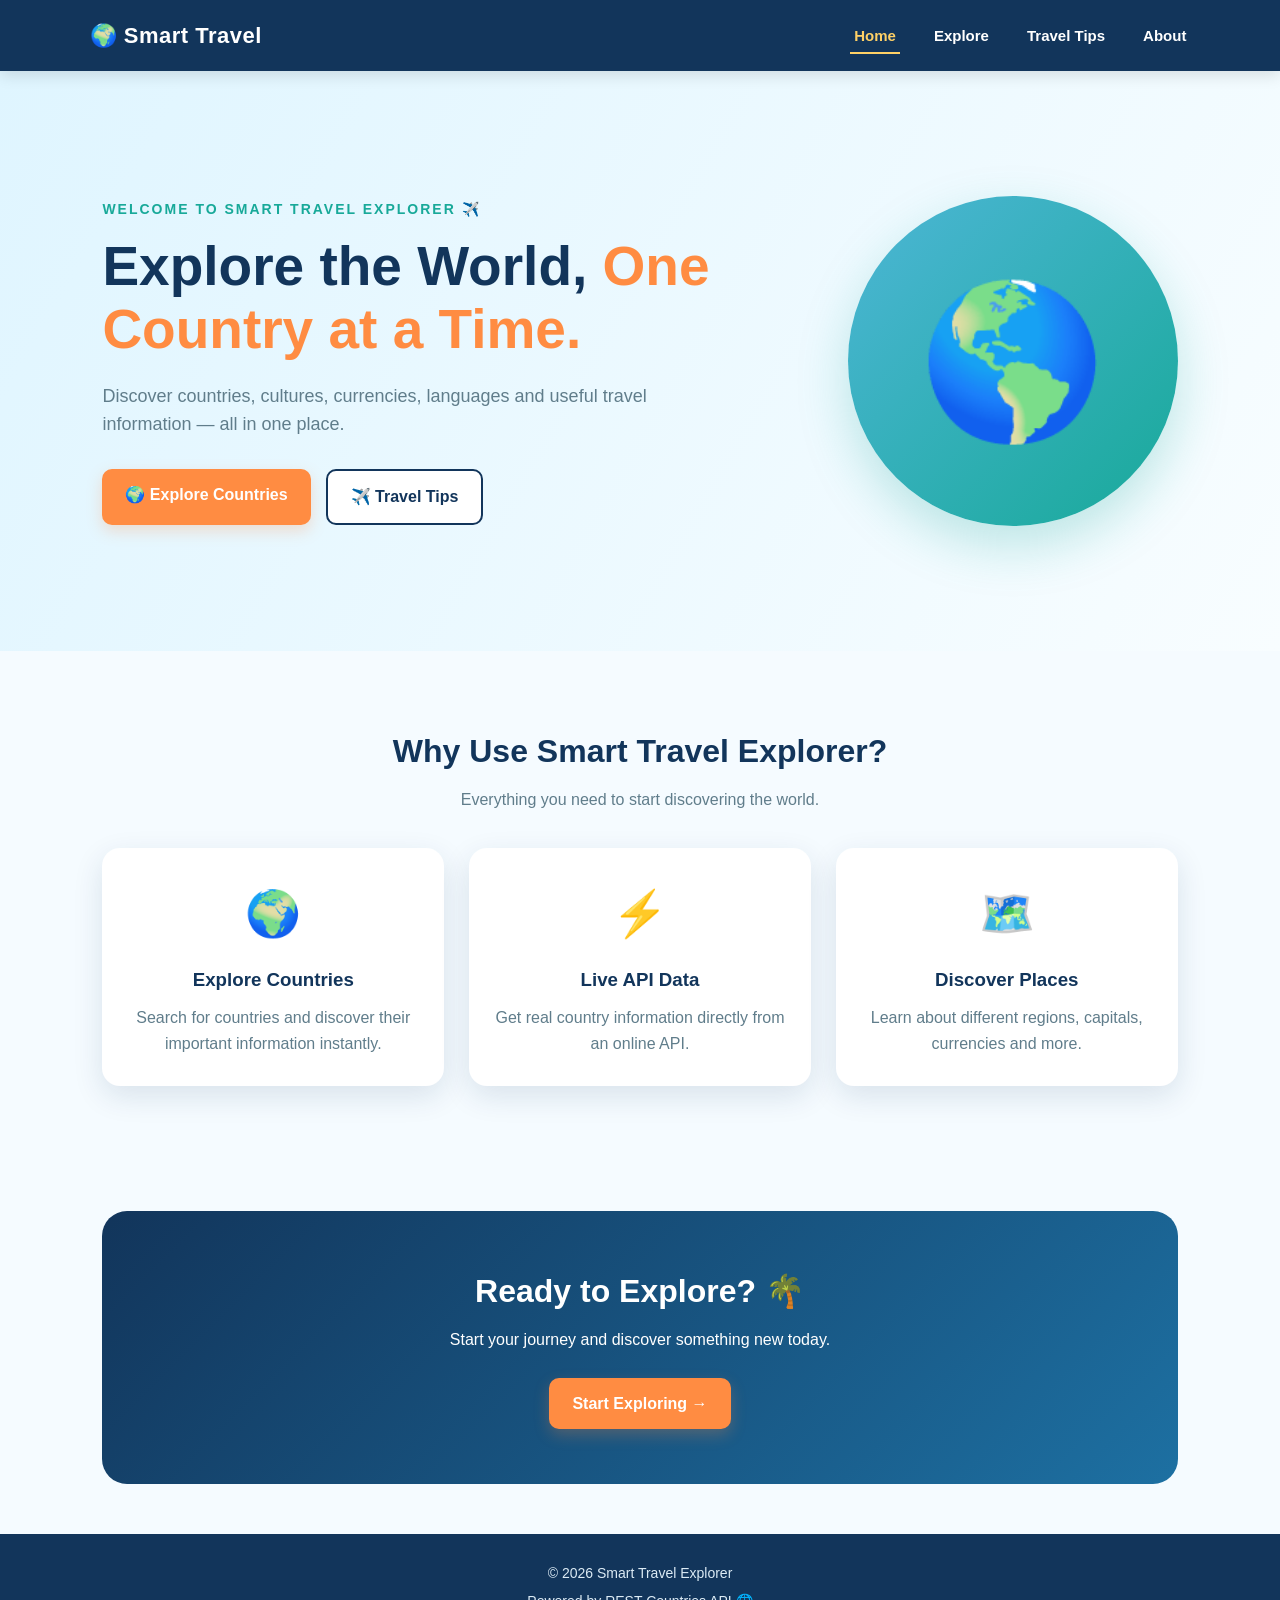
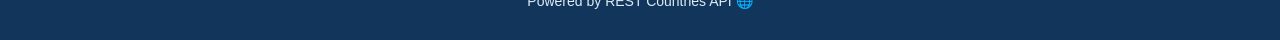
<file: index.html>
<!DOCTYPE html>
<html lang="en">
<head>
    <meta charset="UTF-8">
    <meta name="viewport" content="width=device-width, initial-scale=1.0">

    <title>Smart Travel Explorer</title>

    <link rel="stylesheet" href="style.css">
</head>

<body>

    <!-- Navigation Bar -->
    <nav class="navbar">

        <div class="logo">
            🌍 Smart Travel
        </div>

        <ul class="nav-links">
            <li><a href="index.html" class="active">Home</a></li>
            <li><a href="explore.html">Explore</a></li>
            <li><a href="tips.html">Travel Tips</a></li>
            <li><a href="about.html">About</a></li>
        </ul>

    </nav>


    <!-- Hero Section -->
    <section class="hero">

        <div class="hero-content">

            <p class="welcome">WELCOME TO SMART TRAVEL EXPLORER ✈️</p>

            <h1>
                Explore the World,
                <span>One Country at a Time.</span>
            </h1>

            <p class="hero-text">
                Discover countries, cultures, currencies, languages
                and useful travel information — all in one place.
            </p>

            <div class="hero-buttons">

                <a href="explore.html" class="primary-btn">
                    🌍 Explore Countries
                </a>

                <a href="tips.html" class="secondary-btn">
                    ✈️ Travel Tips
                </a>

            </div>

        </div>

        <div class="hero-image">
            🌎
        </div>

    </section>


    <!-- Features Section -->
    <section class="features">

        <h2>Why Use Smart Travel Explorer?</h2>

        <p class="section-text">
            Everything you need to start discovering the world.
        </p>

        <div class="feature-container">

            <div class="feature-card">
                <div class="feature-icon">🌍</div>
                <h3>Explore Countries</h3>
                <p>
                    Search for countries and discover their
                    important information instantly.
                </p>
            </div>


            <div class="feature-card">
                <div class="feature-icon">⚡</div>
                <h3>Live API Data</h3>
                <p>
                    Get real country information directly
                    from an online API.
                </p>
            </div>


            <div class="feature-card">
                <div class="feature-icon">🗺️</div>
                <h3>Discover Places</h3>
                <p>
                    Learn about different regions, capitals,
                    currencies and more.
                </p>
            </div>

        </div>

    </section>


    <!-- Call To Action -->
    <section class="cta">

        <h2>Ready to Explore? 🌴</h2>

        <p>
            Start your journey and discover something new today.
        </p>

        <a href="explore.html" class="primary-btn">
            Start Exploring →
        </a>

    </section>


    <!-- Footer -->
    <footer>

        <p>
            © 2026 Smart Travel Explorer
        </p>

        <p>
            Powered by REST Countries API 🌐
        </p>

    </footer>


</body>
</html>
</file>
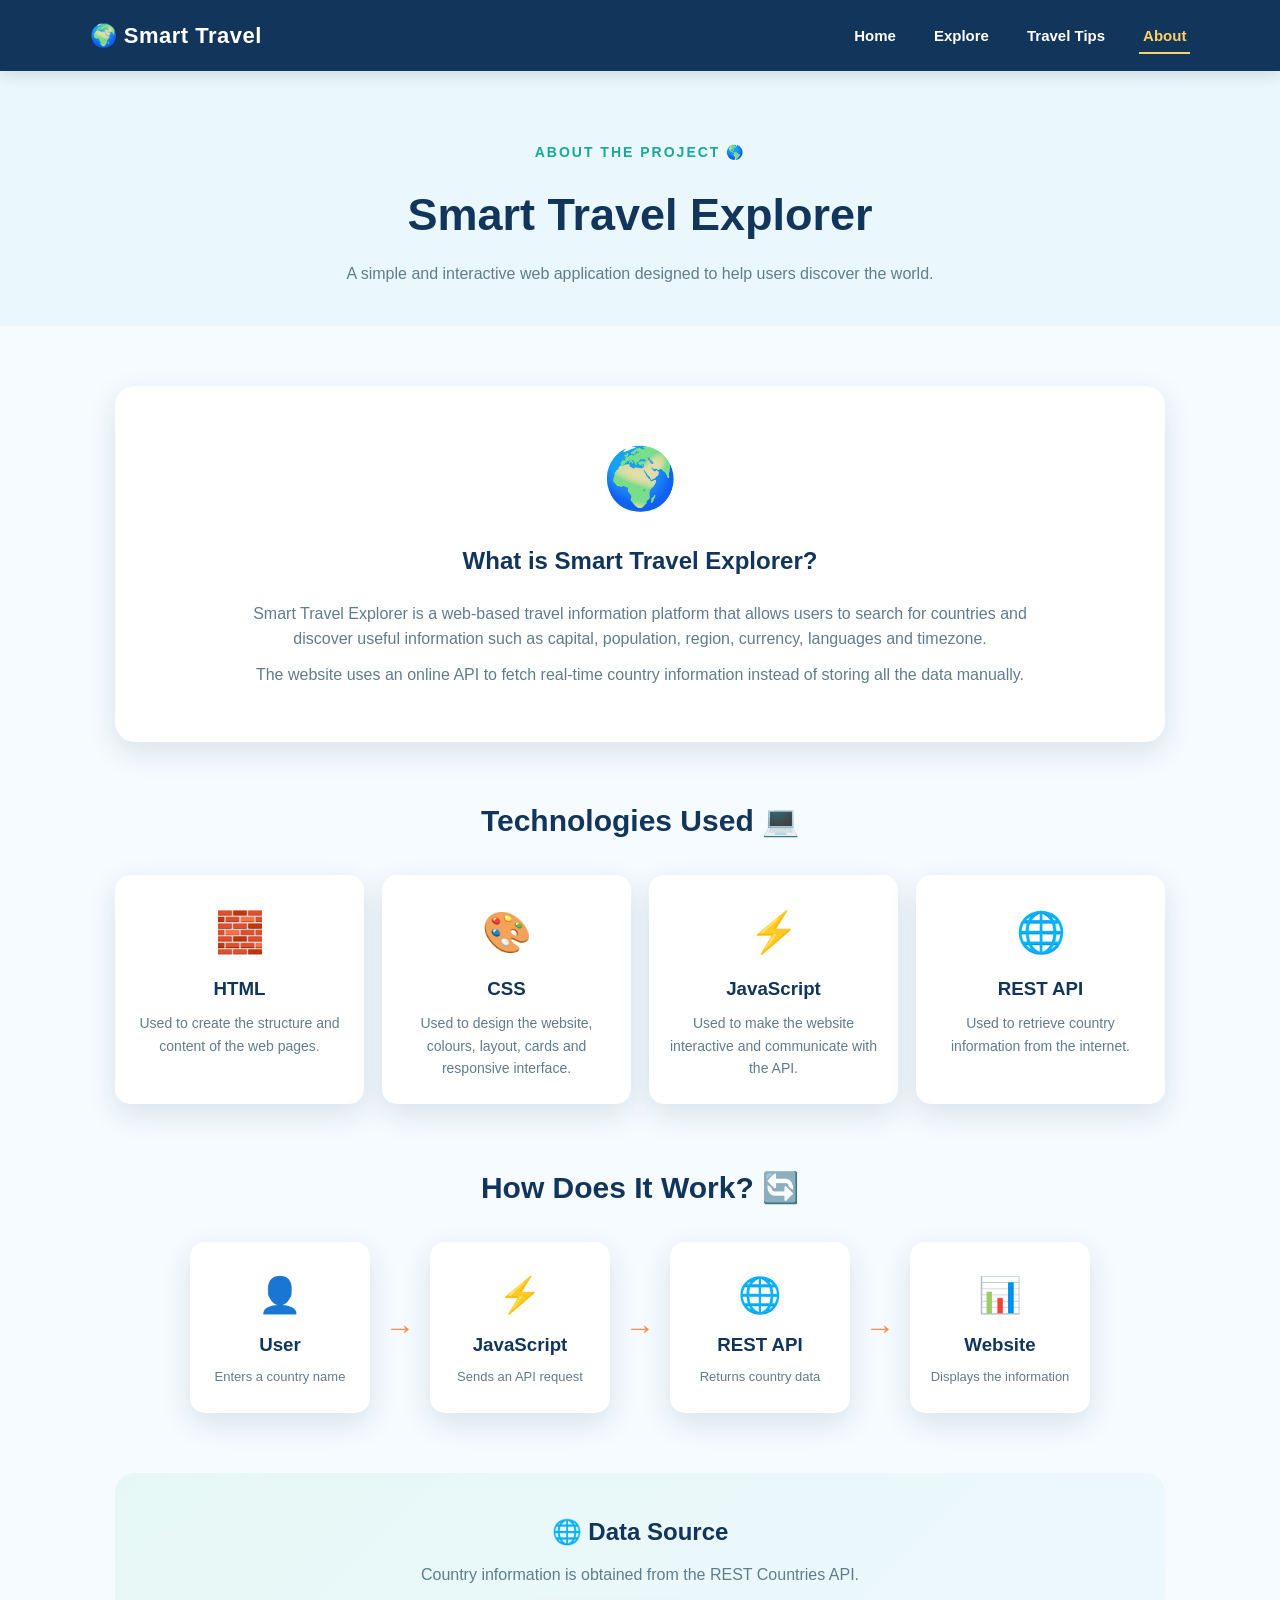
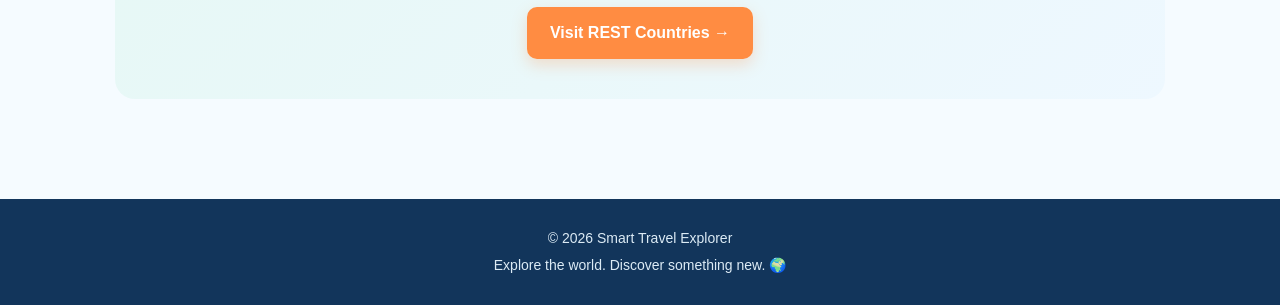
<file: about.html>
<!DOCTYPE html>
<html lang="en">
<head>
    <meta charset="UTF-8">
    <meta name="viewport" content="width=device-width, initial-scale=1.0">

    <title>About | Smart Travel Explorer</title>

    <link rel="stylesheet" href="style.css">
</head>

<body>

    <!-- Navigation Bar -->
    <nav class="navbar">

        <div class="logo">
            🌍 Smart Travel
        </div>

        <ul class="nav-links">
            <li><a href="index.html">Home</a></li>
            <li><a href="explore.html">Explore</a></li>
            <li><a href="tips.html">Travel Tips</a></li>
            <li><a href="about.html" class="active">About</a></li>
        </ul>

    </nav>


    <!-- About Header -->
    <section class="about-header">

        <p class="welcome">ABOUT THE PROJECT 🌎</p>

        <h1>Smart Travel Explorer</h1>

        <p>
            A simple and interactive web application
            designed to help users discover the world.
        </p>

    </section>


    <!-- About Project -->
    <section class="about-section">

        <div class="about-card">

            <div class="about-icon">
                🌍
            </div>

            <h2>What is Smart Travel Explorer?</h2>

            <p>
                Smart Travel Explorer is a web-based travel
                information platform that allows users to search
                for countries and discover useful information
                such as capital, population, region, currency,
                languages and timezone.
            </p>

            <p>
                The website uses an online API to fetch
                real-time country information instead of
                storing all the data manually.
            </p>

        </div>


        <!-- Technologies -->
        <div class="technology-section">

            <h2>Technologies Used 💻</h2>

            <div class="technology-container">

                <div class="technology-card">

                    <div>🧱</div>

                    <h3>HTML</h3>

                    <p>
                        Used to create the structure and
                        content of the web pages.
                    </p>

                </div>


                <div class="technology-card">

                    <div>🎨</div>

                    <h3>CSS</h3>

                    <p>
                        Used to design the website, colours,
                        layout, cards and responsive interface.
                    </p>

                </div>


                <div class="technology-card">

                    <div>⚡</div>

                    <h3>JavaScript</h3>

                    <p>
                        Used to make the website interactive
                        and communicate with the API.
                    </p>

                </div>


                <div class="technology-card">

                    <div>🌐</div>

                    <h3>REST API</h3>

                    <p>
                        Used to retrieve country information
                        from the internet.
                    </p>

                </div>

            </div>

        </div>


        <!-- API Explanation -->
        <div class="api-section">

            <h2>How Does It Work? 🔄</h2>

            <div class="api-flow">

                <div>
                    <span>👤</span>
                    <h3>User</h3>
                    <p>Enters a country name</p>
                </div>

                <div class="arrow">→</div>

                <div>
                    <span>⚡</span>
                    <h3>JavaScript</h3>
                    <p>Sends an API request</p>
                </div>

                <div class="arrow">→</div>

                <div>
                    <span>🌐</span>
                    <h3>REST API</h3>
                    <p>Returns country data</p>
                </div>

                <div class="arrow">→</div>

                <div>
                    <span>📊</span>
                    <h3>Website</h3>
                    <p>Displays the information</p>
                </div>

            </div>

        </div>


        <!-- API Source -->
        <div class="source-card">

            <h2>🌐 Data Source</h2>

            <p>
                Country information is obtained from the
                REST Countries API.
            </p>

            <a
                href="https://restcountries.com/"
                target="_blank"
                class="primary-btn">

                Visit REST Countries →

            </a>

        </div>

    </section>


    <!-- Footer -->
    <footer>

        <p>
            © 2026 Smart Travel Explorer
        </p>

        <p>
            Explore the world. Discover something new. 🌍
        </p>

    </footer>

</body>
</html>
</file>
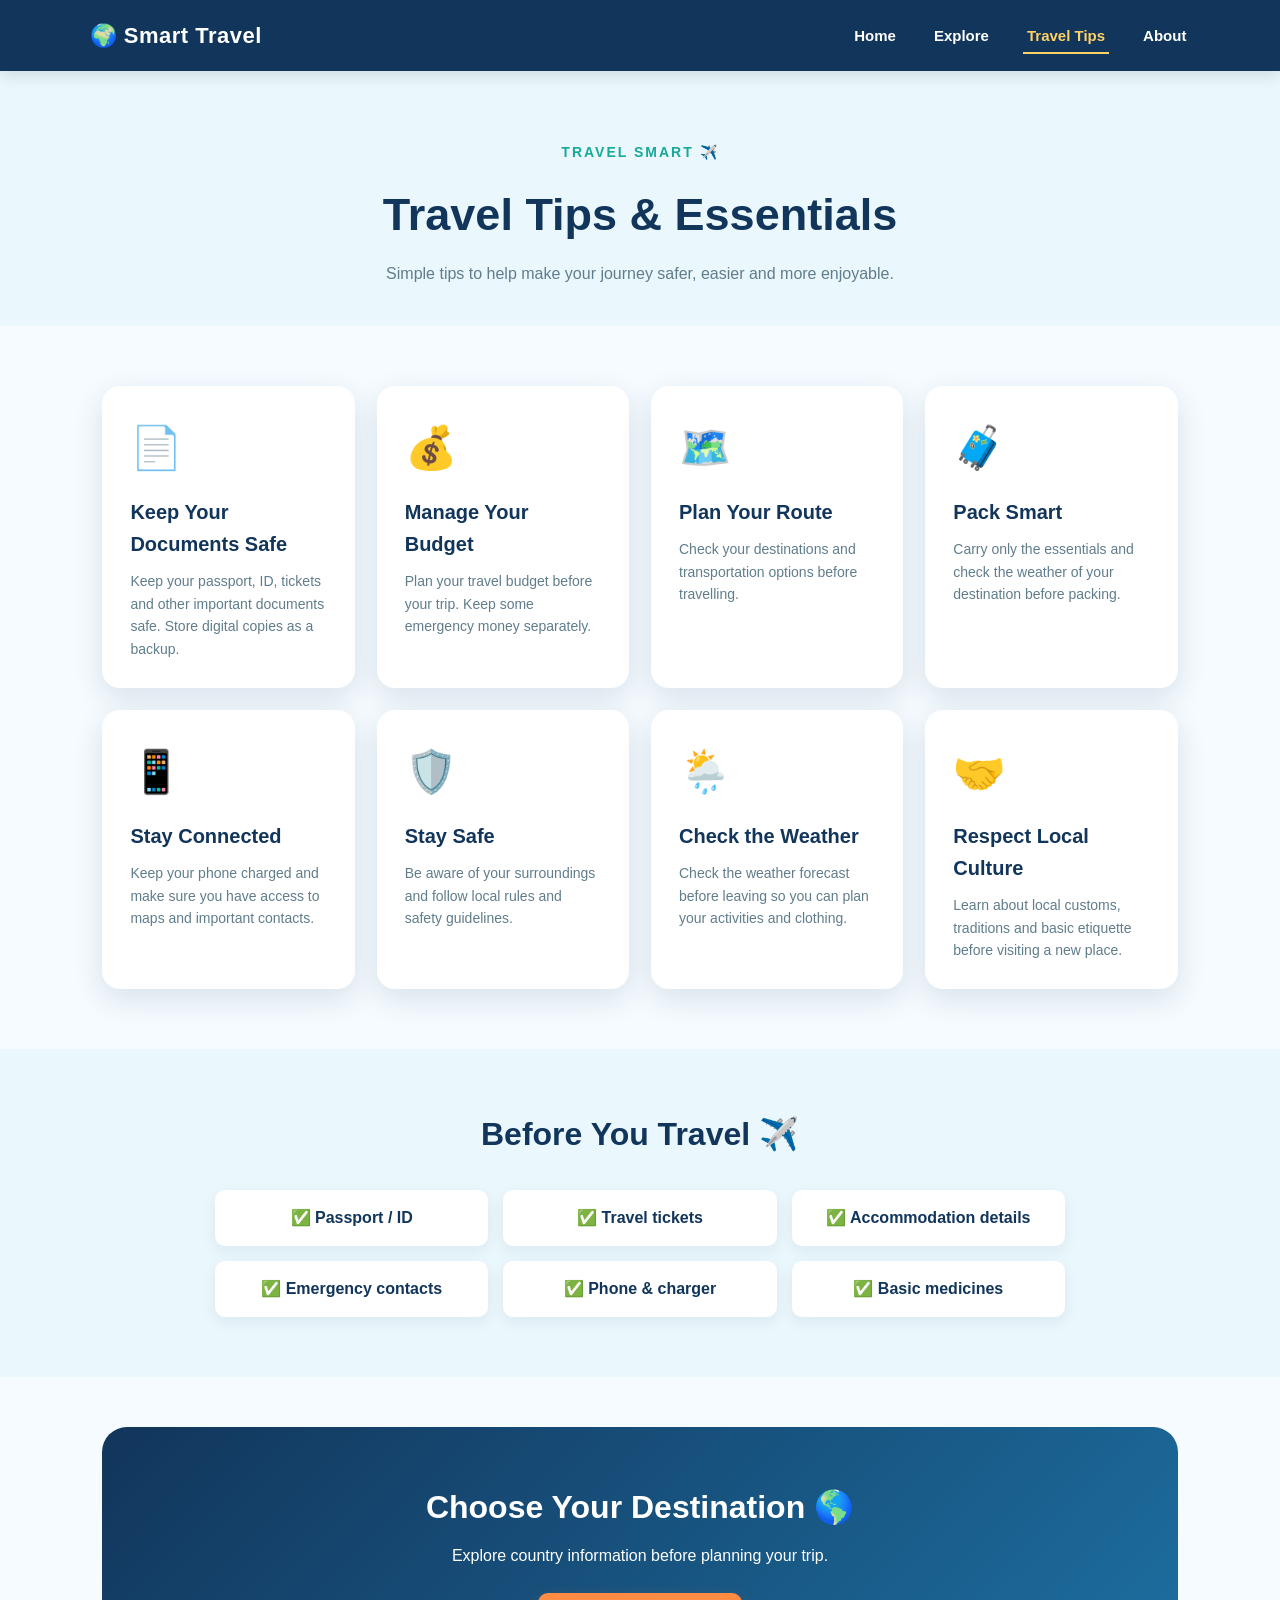
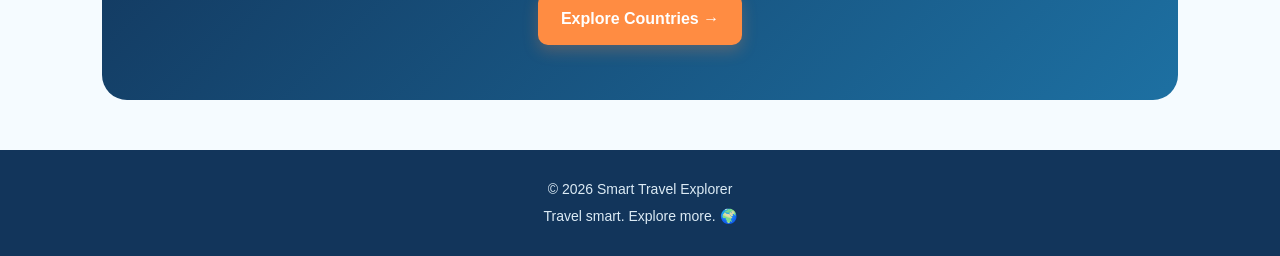
<file: tips.html>
<!DOCTYPE html>
<html lang="en">
<head>
    <meta charset="UTF-8">
    <meta name="viewport" content="width=device-width, initial-scale=1.0">

    <title>Travel Tips | Smart Travel Explorer</title>

    <link rel="stylesheet" href="style.css">
</head>

<body>

    <!-- Navigation Bar -->
    <nav class="navbar">

        <div class="logo">
            🌍 Smart Travel
        </div>

        <ul class="nav-links">
            <li><a href="index.html">Home</a></li>
            <li><a href="explore.html">Explore</a></li>
            <li><a href="tips.html" class="active">Travel Tips</a></li>
            <li><a href="about.html">About</a></li>
        </ul>

    </nav>


    <!-- Page Header -->
    <section class="tips-header">

        <p class="welcome">TRAVEL SMART ✈️</p>

        <h1>Travel Tips & Essentials</h1>

        <p>
            Simple tips to help make your journey safer,
            easier and more enjoyable.
        </p>

    </section>


    <!-- Tips Section -->
    <section class="tips-section">

        <div class="tips-grid">

            <!-- Tip 1 -->
            <div class="tip-card">

                <div class="tip-icon">📄</div>

                <h2>Keep Your Documents Safe</h2>

                <p>
                    Keep your passport, ID, tickets and other
                    important documents safe. Store digital
                    copies as a backup.
                </p>

            </div>


            <!-- Tip 2 -->
            <div class="tip-card">

                <div class="tip-icon">💰</div>

                <h2>Manage Your Budget</h2>

                <p>
                    Plan your travel budget before your trip.
                    Keep some emergency money separately.
                </p>

            </div>


            <!-- Tip 3 -->
            <div class="tip-card">

                <div class="tip-icon">🗺️</div>

                <h2>Plan Your Route</h2>

                <p>
                    Check your destinations and transportation
                    options before travelling.
                </p>

            </div>


            <!-- Tip 4 -->
            <div class="tip-card">

                <div class="tip-icon">🧳</div>

                <h2>Pack Smart</h2>

                <p>
                    Carry only the essentials and check the
                    weather of your destination before packing.
                </p>

            </div>


            <!-- Tip 5 -->
            <div class="tip-card">

                <div class="tip-icon">📱</div>

                <h2>Stay Connected</h2>

                <p>
                    Keep your phone charged and make sure you
                    have access to maps and important contacts.
                </p>

            </div>


            <!-- Tip 6 -->
            <div class="tip-card">

                <div class="tip-icon">🛡️</div>

                <h2>Stay Safe</h2>

                <p>
                    Be aware of your surroundings and follow
                    local rules and safety guidelines.
                </p>

            </div>


            <!-- Tip 7 -->
            <div class="tip-card">

                <div class="tip-icon">🌦️</div>

                <h2>Check the Weather</h2>

                <p>
                    Check the weather forecast before leaving
                    so you can plan your activities and clothing.
                </p>

            </div>


            <!-- Tip 8 -->
            <div class="tip-card">

                <div class="tip-icon">🤝</div>

                <h2>Respect Local Culture</h2>

                <p>
                    Learn about local customs, traditions and
                    basic etiquette before visiting a new place.
                </p>

            </div>

        </div>

    </section>


    <!-- Checklist -->
    <section class="checklist">

        <h2>Before You Travel ✈️</h2>

        <div class="checklist-container">

            <div>✅ Passport / ID</div>
            <div>✅ Travel tickets</div>
            <div>✅ Accommodation details</div>
            <div>✅ Emergency contacts</div>
            <div>✅ Phone & charger</div>
            <div>✅ Basic medicines</div>

        </div>

    </section>


    <!-- Call To Action -->
    <section class="cta">

        <h2>Choose Your Destination 🌎</h2>

        <p>
            Explore country information before planning your trip.
        </p>

        <a href="explore.html" class="primary-btn">
            Explore Countries →
        </a>

    </section>


    <!-- Footer -->
    <footer>

        <p>
            © 2026 Smart Travel Explorer
        </p>

        <p>
            Travel smart. Explore more. 🌍
        </p>

    </footer>

</body>
</html>
</file>
<file: style.css>
/* =========================================
   SMART TRAVEL EXPLORER
   Main CSS
   ========================================= */


/* ---------- BASIC RESET ---------- */

* {
    margin: 0;
    padding: 0;
    box-sizing: border-box;
}

html {
    scroll-behavior: smooth;
}

body {
    font-family: Arial, Helvetica, sans-serif;
    background: #f5fbff;
    color: #17324d;
    line-height: 1.6;
}


/* ---------- COLOUR VARIABLES ---------- */

:root {
    --navy: #12355b;
    --blue: #1d70a2;
    --sky: #4db6d6;
    --teal: #18a999;
    --orange: #ff8c42;
    --yellow: #ffd166;
    --light-blue: #eaf7fc;
    --white: #ffffff;
    --text: #17324d;
    --muted: #607d8b;
    --shadow: 0 10px 30px rgba(18, 53, 91, 0.12);
}


/* =========================================
   NAVIGATION BAR
   ========================================= */

.navbar {
    width: 100%;
    background: var(--navy);
    color: white;

    display: flex;
    justify-content: space-between;
    align-items: center;

    padding: 18px 7%;

    position: sticky;
    top: 0;
    z-index: 1000;

    box-shadow: 0 4px 15px rgba(0, 0, 0, 0.12);
}


/* Logo */

.logo {
    font-size: 22px;
    font-weight: bold;
    letter-spacing: 0.5px;
}


/* Navigation Links */

.nav-links {
    list-style: none;

    display: flex;
    gap: 30px;
}

.nav-links a {
    color: white;
    text-decoration: none;

    font-size: 15px;
    font-weight: bold;

    padding: 8px 4px;

    transition: 0.3s;
}

.nav-links a:hover {
    color: var(--yellow);
}

.nav-links a.active {
    color: var(--yellow);
    border-bottom: 2px solid var(--yellow);
}


/* =========================================
   COMMON BUTTONS
   ========================================= */

.primary-btn,
.secondary-btn {
    display: inline-block;

    padding: 13px 23px;

    border-radius: 10px;

    text-decoration: none;
    font-weight: bold;

    transition: 0.3s;
}

.primary-btn {
    background: var(--orange);
    color: white;

    box-shadow: 0 6px 15px rgba(255, 140, 66, 0.25);
}

.primary-btn:hover {
    transform: translateY(-3px);
    background: #f47724;
}

.secondary-btn {
    background: white;
    color: var(--navy);

    border: 2px solid var(--navy);
}

.secondary-btn:hover {
    background: var(--navy);
    color: white;
}


/* =========================================
   HOME PAGE
   ========================================= */


/* Hero */

.hero {
    min-height: 580px;

    padding: 70px 8%;

    display: flex;
    align-items: center;
    justify-content: space-between;

    gap: 50px;

    background:
        linear-gradient(
            120deg,
            #dff5ff,
            #f8fdff
        );
}


.hero-content {
    max-width: 650px;
}

.welcome {
    color: var(--teal);
    font-size: 14px;
    font-weight: bold;
    letter-spacing: 2px;

    margin-bottom: 15px;
}


.hero h1 {
    font-size: 55px;
    line-height: 1.15;

    color: var(--navy);

    margin-bottom: 20px;
}


.hero h1 span {
    color: var(--orange);
}


.hero-text {
    font-size: 18px;
    color: var(--muted);

    max-width: 580px;

    margin-bottom: 30px;
}


.hero-buttons {
    display: flex;
    gap: 15px;
    flex-wrap: wrap;
}


/* Big Globe */

.hero-image {
    width: 330px;
    height: 330px;

    border-radius: 50%;

    background:
        linear-gradient(
            135deg,
            var(--sky),
            var(--teal)
        );

    display: flex;
    align-items: center;
    justify-content: center;

    font-size: 150px;

    box-shadow:
        0 20px 50px rgba(24, 169, 153, 0.25);

    animation: floating 4s ease-in-out infinite;
}


@keyframes floating {

    0% {
        transform: translateY(0);
    }

    50% {
        transform: translateY(-12px);
    }

    100% {
        transform: translateY(0);
    }
}


/* =========================================
   FEATURES
   ========================================= */

.features {
    padding: 75px 8%;
    text-align: center;
}


.features h2,
.popular h2,
.checklist h2,
.cta h2 {
    font-size: 32px;
    color: var(--navy);
}


.section-text {
    color: var(--muted);
    margin: 10px 0 35px;
}


.feature-container {
    display: grid;

    grid-template-columns:
        repeat(3, 1fr);

    gap: 25px;

    margin-top: 35px;
}


.feature-card {
    background: white;

    padding: 30px 25px;

    border-radius: 18px;

    box-shadow: var(--shadow);

    transition: 0.3s;
}


.feature-card:hover {
    transform: translateY(-8px);
}


.feature-icon {
    font-size: 45px;
    margin-bottom: 15px;
}


.feature-card h3 {
    margin-bottom: 10px;
    color: var(--navy);
}


.feature-card p {
    color: var(--muted);
}


/* =========================================
   CALL TO ACTION
   ========================================= */

.cta {
    margin: 50px 8%;

    padding: 55px 30px;

    text-align: center;

    border-radius: 25px;

    background:
        linear-gradient(
            135deg,
            var(--navy),
            var(--blue)
        );

    color: white;
}


.cta h2 {
    color: white;
    margin-bottom: 10px;
}


.cta p {
    margin-bottom: 25px;
}


/* =========================================
   EXPLORE PAGE
   ========================================= */

.explore-header,
.tips-header,
.about-header {
    text-align: center;

    padding: 70px 20px 40px;

    background: var(--light-blue);
}


.explore-header h1,
.tips-header h1,
.about-header h1 {
    font-size: 45px;

    color: var(--navy);

    margin-bottom: 10px;
}


.explore-header > p:last-child,
.tips-header > p:last-child,
.about-header > p:last-child {
    color: var(--muted);
}


/* Search */

.search-section {
    padding: 35px 20px 10px;
    text-align: center;
}


.search-box {
    display: flex;

    justify-content: center;

    gap: 10px;

    max-width: 700px;

    margin: auto;
}


.search-box input {
    flex: 1;

    padding: 16px 18px;

    border: 2px solid #d5e5ed;

    border-radius: 12px;

    font-size: 16px;

    outline: none;
}


.search-box input:focus {
    border-color: var(--sky);

    box-shadow:
        0 0 0 4px rgba(77, 182, 214, 0.12);
}


.search-box button {
    padding: 15px 25px;

    border: none;

    border-radius: 12px;

    background: var(--orange);

    color: white;

    font-size: 16px;

    font-weight: bold;

    cursor: pointer;

    transition: 0.3s;
}


.search-box button:hover {
    background: #f47724;

    transform: translateY(-2px);
}


#message {
    margin-top: 15px;

    color: var(--orange);

    font-weight: bold;
}


/* Country Card */

.country-card {
    display: none;

    width: 90%;
    max-width: 900px;

    margin: 35px auto;

    padding: 35px;

    background: white;

    border-radius: 25px;

    box-shadow: var(--shadow);
}


.flag-section {
    text-align: center;

    margin-bottom: 30px;
}


.flag-section img {
    width: 220px;
    height: 140px;

    object-fit: cover;

    border-radius: 12px;

    box-shadow:
        0 8px 20px rgba(0, 0, 0, 0.12);

    margin-bottom: 20px;
}


.flag-section h2 {
    font-size: 32px;

    color: var(--navy);
}


/* Details */

.details {
    display: grid;

    grid-template-columns:
        repeat(3, 1fr);

    gap: 18px;
}


.detail-card {
    padding: 22px;

    background: var(--light-blue);

    border-radius: 15px;

    text-align: center;

    transition: 0.3s;
}


.detail-card:hover {
    transform: translateY(-5px);

    background: #dff3fa;
}


.detail-card span {
    font-size: 30px;
}


.detail-card p {
    color: var(--muted);

    margin: 5px 0;
}


.detail-card strong {
    color: var(--navy);
}


/* Map Button */

.map-button {
    display: block;

    width: fit-content;

    margin: 30px auto 0;

    padding: 13px 22px;

    background: var(--teal);

    color: white;

    text-decoration: none;

    border-radius: 10px;

    font-weight: bold;

    transition: 0.3s;
}


.map-button:hover {
    background: #12877a;

    transform: translateY(-2px);
}


/* Popular Countries */

.popular {
    text-align: center;

    padding: 60px 8%;
}


.popular > p {
    color: var(--muted);

    margin: 8px 0 25px;
}


.country-buttons {
    display: flex;

    justify-content: center;

    flex-wrap: wrap;

    gap: 12px;
}


.country-buttons button {
    padding: 12px 18px;

    border: 2px solid #d7e8ef;

    border-radius: 10px;

    background: white;

    color: var(--navy);

    font-weight: bold;

    cursor: pointer;

    transition: 0.3s;
}


.country-buttons button:hover {
    background: var(--navy);

    color: white;

    border-color: var(--navy);

    transform: translateY(-3px);
}


/* =========================================
   TRAVEL TIPS PAGE
   ========================================= */

.tips-section {
    padding: 60px 8%;
}


.tips-grid {
    display: grid;

    grid-template-columns:
        repeat(4, 1fr);

    gap: 22px;
}


.tip-card {
    background: white;

    padding: 28px;

    border-radius: 18px;

    box-shadow: var(--shadow);

    transition: 0.3s;
}


.tip-card:hover {
    transform: translateY(-7px);
}


.tip-icon {
    font-size: 42px;

    margin-bottom: 15px;
}


.tip-card h2 {
    color: var(--navy);

    font-size: 20px;

    margin-bottom: 10px;
}


.tip-card p {
    color: var(--muted);

    font-size: 14px;
}


/* Checklist */

.checklist {
    padding: 60px 8%;

    text-align: center;

    background: var(--light-blue);
}


.checklist-container {
    display: grid;

    grid-template-columns:
        repeat(3, 1fr);

    gap: 15px;

    max-width: 850px;

    margin: 30px auto 0;
}


.checklist-container div {
    background: white;

    padding: 15px;

    border-radius: 10px;

    color: var(--navy);

    font-weight: bold;

    box-shadow:
        0 5px 15px rgba(18, 53, 91, 0.07);
}


/* =========================================
   ABOUT PAGE
   ========================================= */

.about-section {
    width: 90%;
    max-width: 1050px;

    margin: auto;

    padding: 60px 0;
}


.about-card {
    background: white;

    padding: 45px;

    text-align: center;

    border-radius: 20px;

    box-shadow: var(--shadow);

    margin-bottom: 55px;
}


.about-icon {
    font-size: 60px;

    margin-bottom: 15px;
}


.about-card h2 {
    color: var(--navy);

    margin-bottom: 20px;
}


.about-card p {
    color: var(--muted);

    max-width: 800px;

    margin: 10px auto;
}


/* Technologies */

.technology-section {
    text-align: center;

    margin-bottom: 60px;
}


.technology-section > h2,
.api-section > h2 {
    color: var(--navy);

    font-size: 30px;

    margin-bottom: 30px;
}


.technology-container {
    display: grid;

    grid-template-columns:
        repeat(4, 1fr);

    gap: 18px;
}


.technology-card {
    background: white;

    padding: 25px 18px;

    border-radius: 15px;

    box-shadow: var(--shadow);

    transition: 0.3s;
}


.technology-card:hover {
    transform: translateY(-6px);
}


.technology-card > div {
    font-size: 40px;

    margin-bottom: 10px;
}


.technology-card h3 {
    color: var(--navy);

    margin-bottom: 8px;
}


.technology-card p {
    color: var(--muted);

    font-size: 14px;
}


/* API Flow */

.api-section {
    text-align: center;

    margin-bottom: 60px;
}


.api-flow {
    display: flex;

    align-items: center;

    justify-content: center;

    gap: 15px;

    flex-wrap: wrap;
}


.api-flow > div:not(.arrow) {
    background: white;

    width: 180px;

    padding: 25px 15px;

    border-radius: 15px;

    box-shadow: var(--shadow);
}


.api-flow span {
    font-size: 35px;
}


.api-flow h3 {
    color: var(--navy);

    margin: 7px 0;
}


.api-flow p {
    color: var(--muted);

    font-size: 13px;
}


.arrow {
    font-size: 30px;

    color: var(--orange);

    font-weight: bold;
}


/* Source */

.source-card {
    text-align: center;

    padding: 40px;

    background:
        linear-gradient(
            135deg,
            #e6f8f5,
            #eef8ff
        );

    border-radius: 20px;
}


.source-card h2 {
    color: var(--navy);

    margin-bottom: 10px;
}


.source-card p {
    color: var(--muted);

    margin-bottom: 20px;
}


/* =========================================
   FOOTER
   ========================================= */

footer {
    background: var(--navy);

    color: #dcebf5;

    text-align: center;

    padding: 28px 20px;

    margin-top: 40px;

    font-size: 14px;
}


footer p:first-child {
    margin-bottom: 5px;
}


/* =========================================
   RESPONSIVE DESIGN
   ========================================= */

@media (max-width: 1000px) {

    .hero h1 {
        font-size: 45px;
    }

    .hero-image {
        width: 270px;
        height: 270px;

        font-size: 120px;
    }

    .tips-grid {
        grid-template-columns:
            repeat(2, 1fr);
    }

    .technology-container {
        grid-template-columns:
            repeat(2, 1fr);
    }
}


@media (max-width: 750px) {

    /* Navbar */

    .navbar {
        flex-direction: column;

        gap: 15px;

        padding: 18px 5%;
    }

    .nav-links {
        gap: 15px;

        flex-wrap: wrap;

        justify-content: center;
    }


    /* Hero */

    .hero {
        flex-direction: column;

        text-align: center;

        padding: 60px 6%;
    }

    .hero h1 {
        font-size: 38px;
    }

    .hero-text {
        font-size: 16px;
    }

    .hero-buttons {
        justify-content: center;
    }

    .hero-image {
        width: 220px;
        height: 220px;

        font-size: 95px;
    }


    /* Features */

    .feature-container {
        grid-template-columns: 1fr;
    }


    /* Search */

    .search-box {
        flex-direction: column;
    }

    .search-box button {
        width: 100%;
    }


    /* Country */

    .details {
        grid-template-columns: 1fr;
    }


    /* Headers */

    .explore-header h1,
    .tips-header h1,
    .about-header h1 {
        font-size: 35px;
    }


    /* Tips */

    .tips-grid {
        grid-template-columns: 1fr;
    }


    /* Checklist */

    .checklist-container {
        grid-template-columns: 1fr;
    }


    /* Technologies */

    .technology-container {
        grid-template-columns: 1fr;
    }


    /* About */

    .about-card {
        padding: 30px 20px;
    }


    /* API */

    .api-flow {
        flex-direction: column;
    }

    .arrow {
        transform: rotate(90deg);
    }


    /* CTA */

    .cta {
        margin: 40px 5%;
    }
}


@media (max-width: 450px) {

    .nav-links {
        gap: 10px;
    }

    .nav-links a {
        font-size: 13px;
    }

    .hero h1 {
        font-size: 32px;
    }

    .country-card {
        padding: 20px;
    }

    .flag-section img {
        width: 180px;
        height: 115px;
    }
}
</file>
